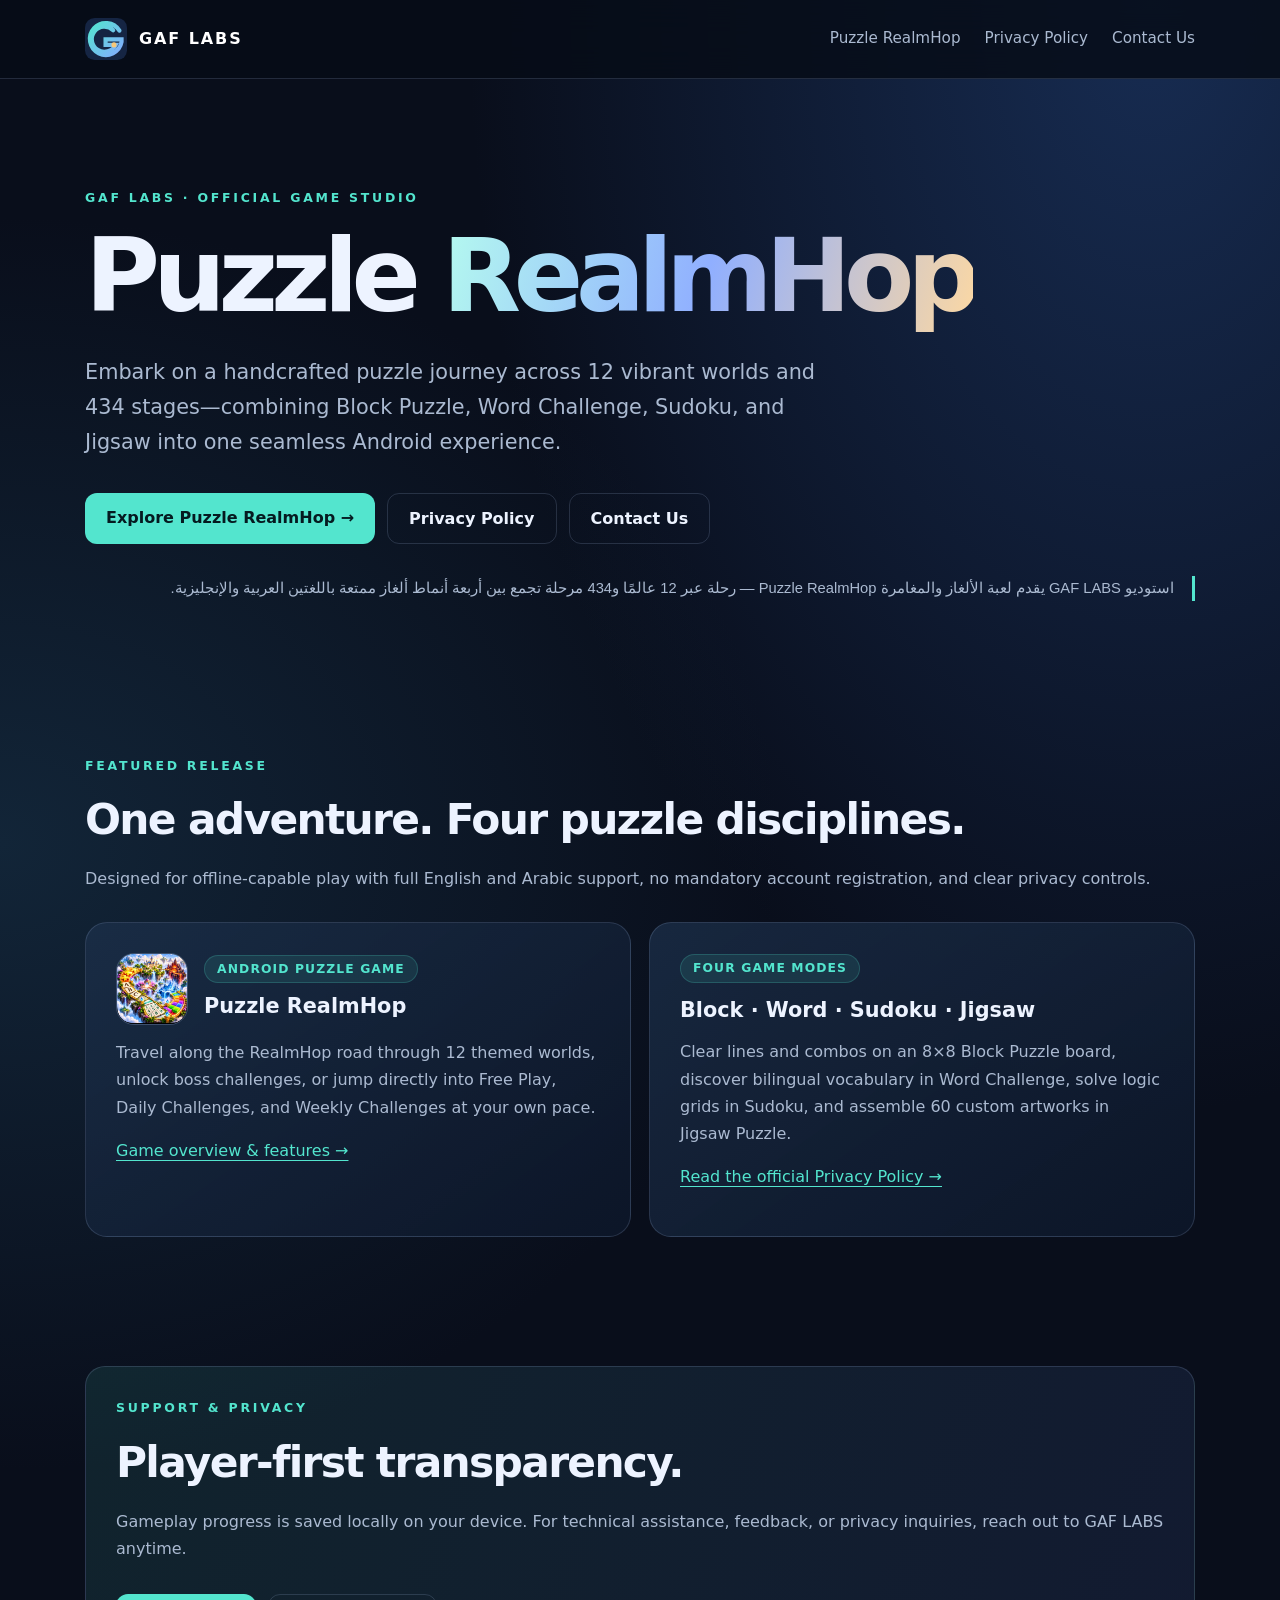
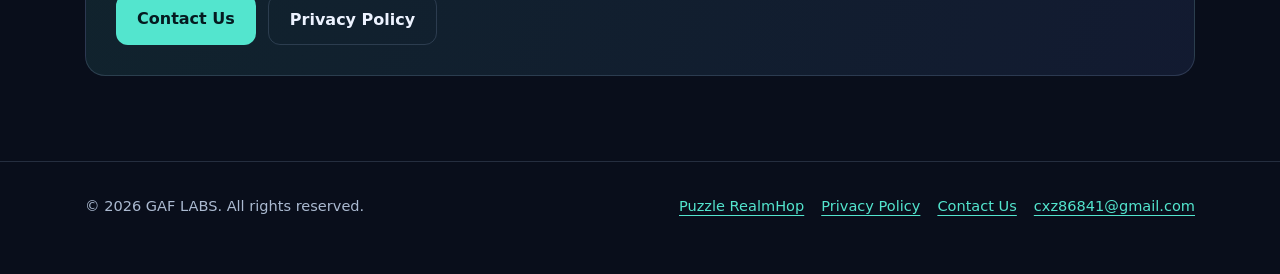
<file: index.html>
<!doctype html>
<html lang="en">
<head>
  <meta charset="utf-8">
  <meta name="viewport" content="width=device-width,initial-scale=1">
  <meta name="description" content="GAF LABS — Official home of Puzzle RealmHop, an Android puzzle adventure across 12 worlds and four classic puzzle modes.">
  <meta name="theme-color" content="#090e1b">
  <title>GAF LABS — Puzzle RealmHop</title>
  <link rel="icon" type="image/svg+xml" href="assets/gaf-mark.svg">
  <link rel="stylesheet" href="assets/styles.css">
  <link rel="canonical" href="https://gaf-labs.github.io/">
</head>
<body>
  <a class="skip" href="#main">Skip to content</a>

  <header>
    <nav class="wrap nav" aria-label="Main navigation">
      <a class="brand" href="./">
        <img src="assets/gaf-mark.svg" width="42" height="42" alt="GAF LABS logo">
        GAF LABS
      </a>
      <div class="links">
        <a href="apps/puzzle-realmhop/">Puzzle RealmHop</a>
        <a href="apps/puzzle-realmhop/privacy.html">Privacy Policy</a>
        <a href="support/">Contact Us</a>
      </div>
    </nav>
  </header>

  <main id="main">
    <div class="wrap hero">
      <div class="eyebrow">GAF LABS · Official Game Studio</div>
      <h1>Puzzle <span class="accent">RealmHop</span></h1>
      <p class="lead">
        Embark on a handcrafted puzzle journey across 12 vibrant worlds and 434 stages—combining Block Puzzle, Word Challenge, Sudoku, and Jigsaw into one seamless Android experience.
      </p>
      <div class="actions">
        <a class="button" href="apps/puzzle-realmhop/">Explore Puzzle RealmHop →</a>
        <a class="button outline" href="apps/puzzle-realmhop/privacy.html">Privacy Policy</a>
        <a class="button outline" href="support/">Contact Us</a>
      </div>
      <p class="arabic note" lang="ar" dir="rtl">
        استوديو GAF LABS يقدم لعبة الألغاز والمغامرة Puzzle RealmHop — رحلة عبر 12 عالمًا و434 مرحلة تجمع بين أربعة أنماط ألغاز ممتعة باللغتين العربية والإنجليزية.
      </p>
    </div>

    <section class="wrap" id="featured">
      <div class="eyebrow">Featured Release</div>
      <h2>One adventure. Four puzzle disciplines.</h2>
      <p class="sub">
        Designed for offline-capable play with full English and Arabic support, no mandatory account registration, and clear privacy controls.
      </p>

      <div class="grid">
        <article class="card">
          <div style="display:flex;align-items:center;gap:16px;margin-bottom:14px;">
            <img src="assets/puzzle-realmhop-icon.png" width="72" height="72" alt="Puzzle RealmHop app icon" style="border-radius:18px;border:1px solid rgba(177,199,243,.25);">
            <div>
              <span class="chip">Android Puzzle Game</span>
              <h3 style="margin:6px 0 0;">Puzzle RealmHop</h3>
            </div>
          </div>
          <p>
            Travel along the RealmHop road through 12 themed worlds, unlock boss challenges, or jump directly into Free Play, Daily Challenges, and Weekly Challenges at your own pace.
          </p>
          <p>
            <a href="apps/puzzle-realmhop/">Game overview &amp; features →</a>
          </p>
        </article>

        <article class="card">
          <span class="chip">Four Game Modes</span>
          <h3>Block · Word · Sudoku · Jigsaw</h3>
          <p>
            Clear lines and combos on an 8×8 Block Puzzle board, discover bilingual vocabulary in Word Challenge, solve logic grids in Sudoku, and assemble 60 custom artworks in Jigsaw Puzzle.
          </p>
          <p>
            <a href="apps/puzzle-realmhop/privacy.html">Read the official Privacy Policy →</a>
          </p>
        </article>
      </div>
    </section>

    <section class="wrap">
      <div class="banner">
        <div class="eyebrow">Support &amp; Privacy</div>
        <h2>Player-first transparency.</h2>
        <p class="sub">
          Gameplay progress is saved locally on your device. For technical assistance, feedback, or privacy inquiries, reach out to GAF LABS anytime.
        </p>
        <div class="actions" style="margin-bottom:0;">
          <a class="button" href="support/">Contact Us</a>
          <a class="button outline" href="apps/puzzle-realmhop/privacy.html">Privacy Policy</a>
        </div>
      </div>
    </section>
  </main>

  <footer>
    <div class="wrap footer">
      <span>© 2026 GAF LABS. All rights reserved.</span>
      <div>
        <a href="apps/puzzle-realmhop/">Puzzle RealmHop</a>
        <a href="apps/puzzle-realmhop/privacy.html">Privacy Policy</a>
        <a href="support/">Contact Us</a>
        <a href="mailto:cxz86841@gmail.com">cxz86841@gmail.com</a>
      </div>
    </div>
  </footer>
</body>
</html>
</file>
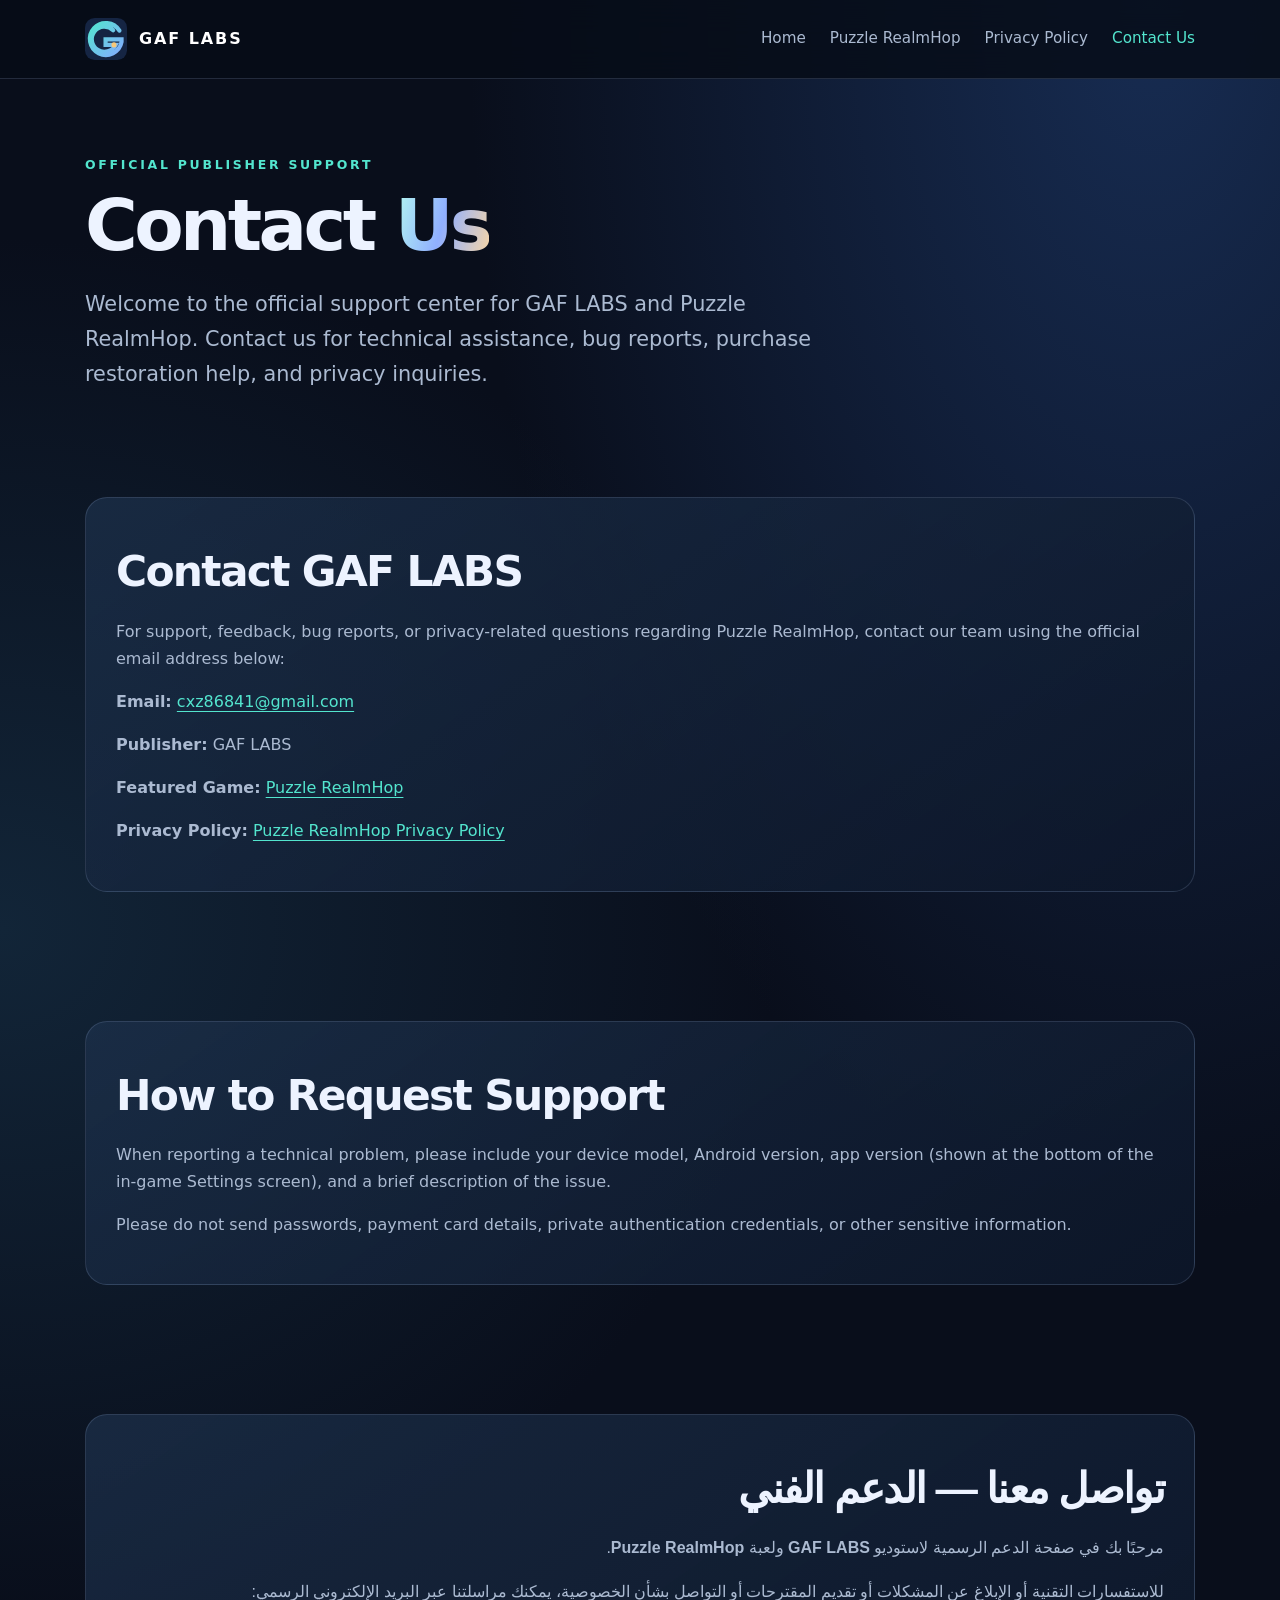
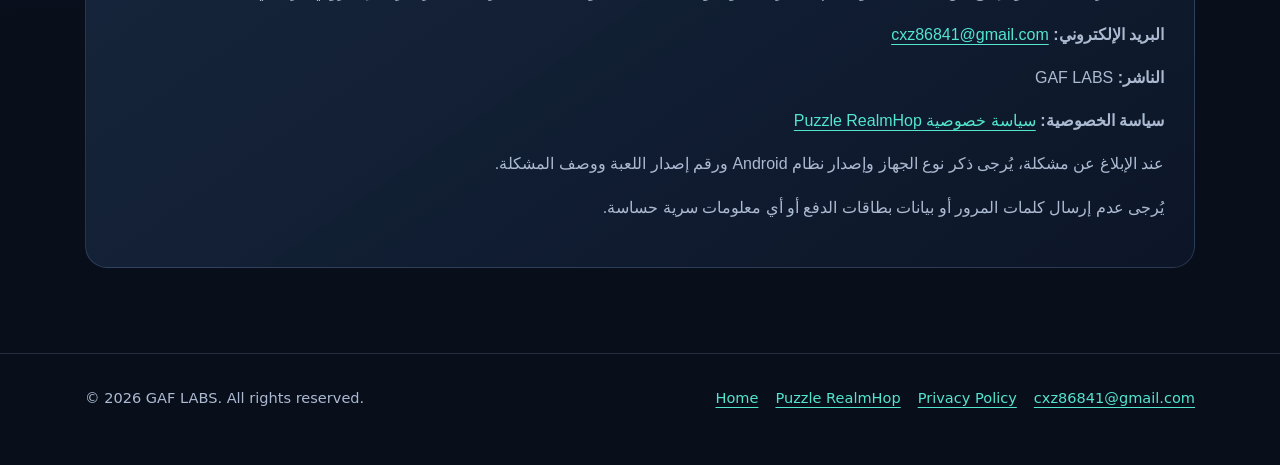
<file: support/index.html>
<!DOCTYPE html>
<html lang="en">
<head>
  <meta charset="UTF-8">
  <meta name="viewport" content="width=device-width, initial-scale=1">
  <meta name="description" content="Official GAF LABS support and contact page for Puzzle RealmHop and privacy inquiries.">
  <meta name="theme-color" content="#090e1b">

  <title>Contact Us &amp; Support — GAF LABS</title>

  <link rel="icon" type="image/svg+xml" href="../assets/gaf-mark.svg">
  <link rel="stylesheet" href="../assets/styles.css">
  <link rel="canonical" href="https://gaf-labs.github.io/support/">
</head>

<body>
  <a class="skip" href="#main">Skip to content</a>

  <header>
    <nav class="wrap nav" aria-label="Main navigation">
      <a class="brand" href="../">
        <img src="../assets/gaf-mark.svg" width="42" height="42" alt="GAF LABS logo">
        GAF LABS
      </a>

      <div class="links">
        <a href="../">Home</a>
        <a href="../apps/puzzle-realmhop/">Puzzle RealmHop</a>
        <a href="../apps/puzzle-realmhop/privacy.html">Privacy Policy</a>
        <a href="./" aria-current="page">Contact Us</a>
      </div>
    </nav>
  </header>

  <main id="main" class="wrap">

    <div class="page-head">
      <div class="eyebrow">Official Publisher Support</div>

      <h1>Contact <span class="accent">Us</span></h1>

      <p class="lead">
        Welcome to the official support center for GAF LABS and Puzzle RealmHop.
        Contact us for technical assistance, bug reports, purchase restoration help,
        and privacy inquiries.
      </p>
    </div>

    <section>
      <div class="card">

        <h2>Contact GAF LABS</h2>

        <p>
          For support, feedback, bug reports, or privacy-related
          questions regarding Puzzle RealmHop, contact our team using the official
          email address below:
        </p>

        <p>
          <strong>Email:</strong>
          <a href="mailto:cxz86841@gmail.com">
            cxz86841@gmail.com
          </a>
        </p>

        <p>
          <strong>Publisher:</strong> GAF LABS
        </p>

        <p>
          <strong>Featured Game:</strong>
          <a href="../apps/puzzle-realmhop/">Puzzle RealmHop</a>
        </p>

        <p>
          <strong>Privacy Policy:</strong>
          <a href="../apps/puzzle-realmhop/privacy.html">
            Puzzle RealmHop Privacy Policy
          </a>
        </p>

      </div>
    </section>

    <section>
      <div class="card">

        <h2>How to Request Support</h2>

        <p>
          When reporting a technical problem, please include
          your device model, Android version, app version (shown at the bottom of the in-game Settings screen),
          and a brief description of the issue.
        </p>

        <p>
          Please do not send passwords, payment card details,
          private authentication credentials, or other
          sensitive information.
        </p>

      </div>
    </section>

    <section class="arabic" lang="ar" dir="rtl">

      <div class="card">

        <h2>تواصل معنا — الدعم الفني</h2>

        <p>
          مرحبًا بك في صفحة الدعم الرسمية لاستوديو <strong>GAF LABS</strong>
          ولعبة <strong>Puzzle RealmHop</strong>.
        </p>

        <p>
          للاستفسارات التقنية أو الإبلاغ عن المشكلات
          أو تقديم المقترحات أو التواصل بشأن الخصوصية،
          يمكنك مراسلتنا عبر البريد الإلكتروني الرسمي:
        </p>

        <p>
          <strong>البريد الإلكتروني:</strong>
          <a href="mailto:cxz86841@gmail.com" dir="ltr">
            cxz86841@gmail.com
          </a>
        </p>

        <p>
          <strong>الناشر:</strong> GAF LABS
        </p>

        <p>
          <strong>سياسة الخصوصية:</strong>
          <a href="../apps/puzzle-realmhop/privacy.html">
            سياسة خصوصية Puzzle RealmHop
          </a>
        </p>

        <p>
          عند الإبلاغ عن مشكلة، يُرجى ذكر نوع الجهاز وإصدار نظام Android
          ورقم إصدار اللعبة ووصف المشكلة.
        </p>

        <p>
          يُرجى عدم إرسال كلمات المرور أو بيانات بطاقات الدفع
          أو أي معلومات سرية حساسة.
        </p>

      </div>

    </section>

  </main>

  <footer>
    <div class="wrap footer">

      <span>
        © 2026 GAF LABS. All rights reserved.
      </span>

      <div>
        <a href="../">Home</a>
        <a href="../apps/puzzle-realmhop/">Puzzle RealmHop</a>
        <a href="../apps/puzzle-realmhop/privacy.html">Privacy Policy</a>
        <a href="mailto:cxz86841@gmail.com">cxz86841@gmail.com</a>
      </div>

    </div>
  </footer>

</body>
</html>
</file>
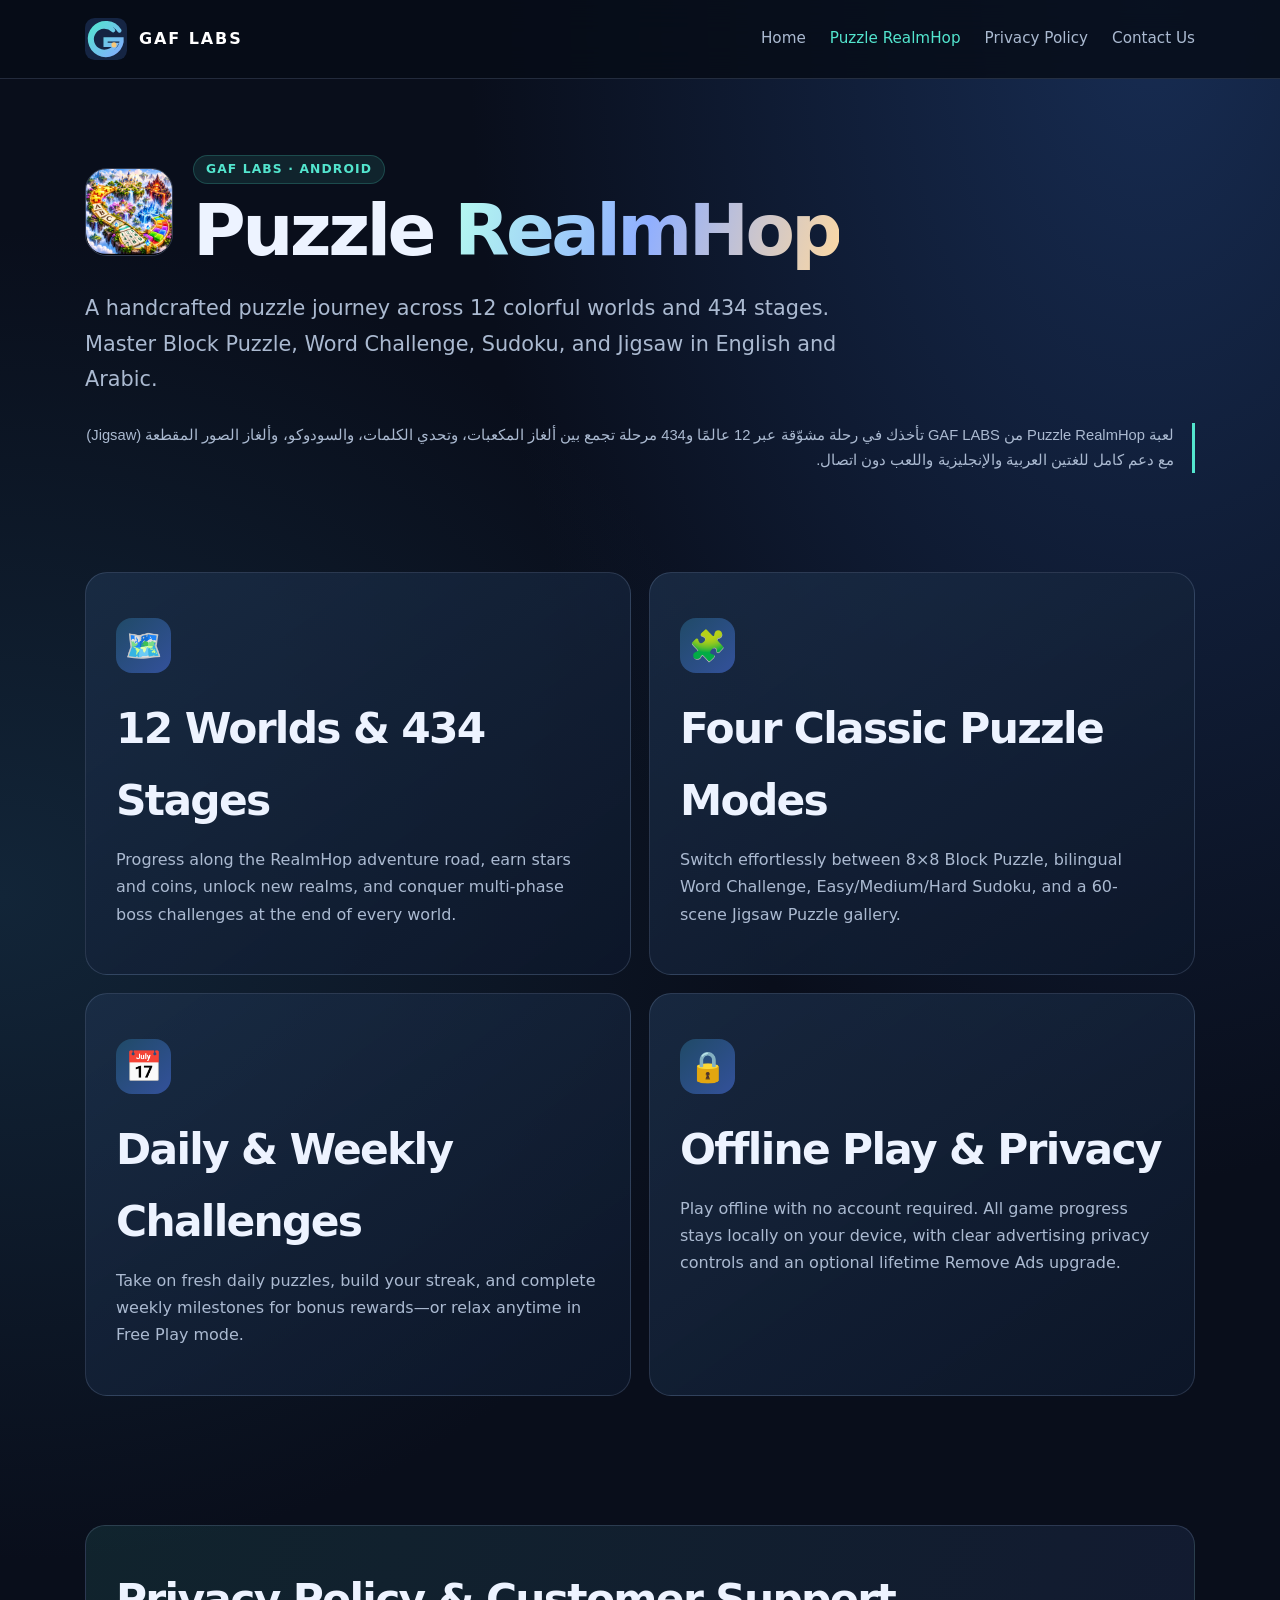
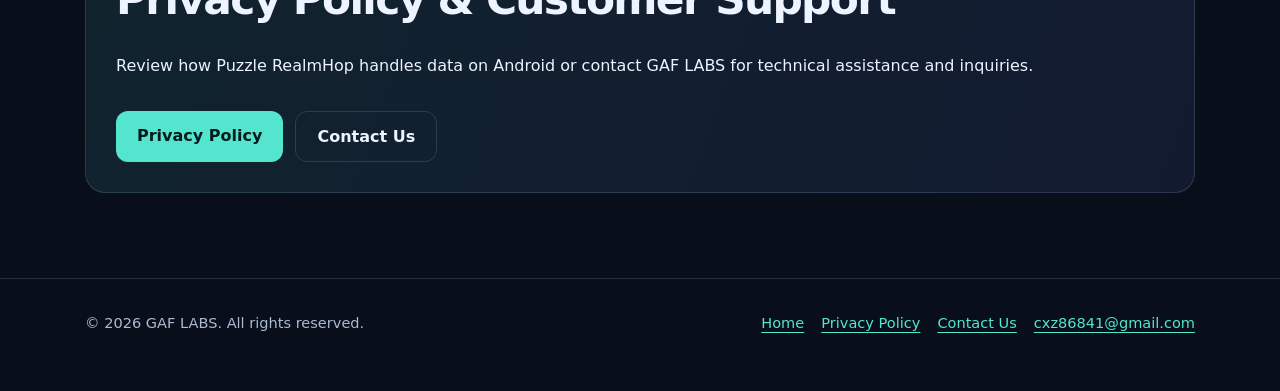
<file: apps/puzzle-realmhop/index.html>
<!doctype html>
<html lang="en">
<head>
  <meta charset="utf-8">
  <meta name="viewport" content="width=device-width,initial-scale=1">
  <meta name="description" content="Puzzle RealmHop — Official game overview, features, support, and privacy policy from GAF LABS.">
  <meta name="theme-color" content="#090e1b">
  <title>Puzzle RealmHop — GAF LABS</title>
  <link rel="icon" type="image/svg+xml" href="../../assets/gaf-mark.svg">
  <link rel="stylesheet" href="../../assets/styles.css">
  <link rel="canonical" href="https://gaf-labs.github.io/apps/puzzle-realmhop/">
</head>
<body>
  <a class="skip" href="#main">Skip to content</a>

  <header>
    <nav class="wrap nav" aria-label="Main navigation">
      <a class="brand" href="../../">
        <img src="../../assets/gaf-mark.svg" width="42" height="42" alt="GAF LABS logo">
        GAF LABS
      </a>
      <div class="links">
        <a href="../../">Home</a>
        <a href="./" aria-current="page">Puzzle RealmHop</a>
        <a href="privacy.html">Privacy Policy</a>
        <a href="../../support/">Contact Us</a>
      </div>
    </nav>
  </header>

  <main class="wrap" id="main">
    <div class="page-head">
      <div style="display:flex;align-items:center;gap:20px;flex-wrap:wrap;margin-bottom:14px;">
        <img src="../../assets/puzzle-realmhop-icon.png" width="88" height="88" alt="Puzzle RealmHop icon" style="border-radius:22px;border:1px solid rgba(177,199,243,.25);">
        <div>
          <span class="chip">GAF LABS · Android</span>
          <h1 style="margin:6px 0 0;">Puzzle <span class="accent">RealmHop</span></h1>
        </div>
      </div>
      <p class="lead">
        A handcrafted puzzle journey across 12 colorful worlds and 434 stages. Master Block Puzzle, Word Challenge, Sudoku, and Jigsaw in English and Arabic.
      </p>
      <p class="arabic note" lang="ar" dir="rtl">
        لعبة Puzzle RealmHop من GAF LABS تأخذك في رحلة مشوّقة عبر 12 عالمًا و434 مرحلة تجمع بين ألغاز المكعبات، وتحدي الكلمات، والسودوكو، وألغاز الصور المقطعة (Jigsaw) مع دعم كامل للغتين العربية والإنجليزية واللعب دون اتصال.
      </p>
    </div>

    <section>
      <div class="grid">
        <div class="card">
          <div class="icon-tile" aria-hidden="true">🗺️</div>
          <h2>12 Worlds &amp; 434 Stages</h2>
          <p>
            Progress along the RealmHop adventure road, earn stars and coins, unlock new realms, and conquer multi-phase boss challenges at the end of every world.
          </p>
        </div>

        <div class="card">
          <div class="icon-tile" aria-hidden="true">🧩</div>
          <h2>Four Classic Puzzle Modes</h2>
          <p>
            Switch effortlessly between 8×8 Block Puzzle, bilingual Word Challenge, Easy/Medium/Hard Sudoku, and a 60-scene Jigsaw Puzzle gallery.
          </p>
        </div>

        <div class="card">
          <div class="icon-tile" aria-hidden="true">📅</div>
          <h2>Daily &amp; Weekly Challenges</h2>
          <p>
            Take on fresh daily puzzles, build your streak, and complete weekly milestones for bonus rewards—or relax anytime in Free Play mode.
          </p>
        </div>

        <div class="card">
          <div class="icon-tile" aria-hidden="true">🔒</div>
          <h2>Offline Play &amp; Privacy</h2>
          <p>
            Play offline with no account required. All game progress stays locally on your device, with clear advertising privacy controls and an optional lifetime Remove Ads upgrade.
          </p>
        </div>
      </div>
    </section>

    <section>
      <div class="banner">
        <h2>Privacy Policy &amp; Customer Support</h2>
        <p>
          Review how Puzzle RealmHop handles data on Android or contact GAF LABS for technical assistance and inquiries.
        </p>
        <div class="actions" style="margin-bottom:0;">
          <a class="button" href="privacy.html">Privacy Policy</a>
          <a class="button outline" href="../../support/">Contact Us</a>
        </div>
      </div>
    </section>
  </main>

  <footer>
    <div class="wrap footer">
      <span>© 2026 GAF LABS. All rights reserved.</span>
      <div>
        <a href="../../">Home</a>
        <a href="privacy.html">Privacy Policy</a>
        <a href="../../support/">Contact Us</a>
        <a href="mailto:cxz86841@gmail.com">cxz86841@gmail.com</a>
      </div>
    </div>
  </footer>
</body>
</html>
</file>
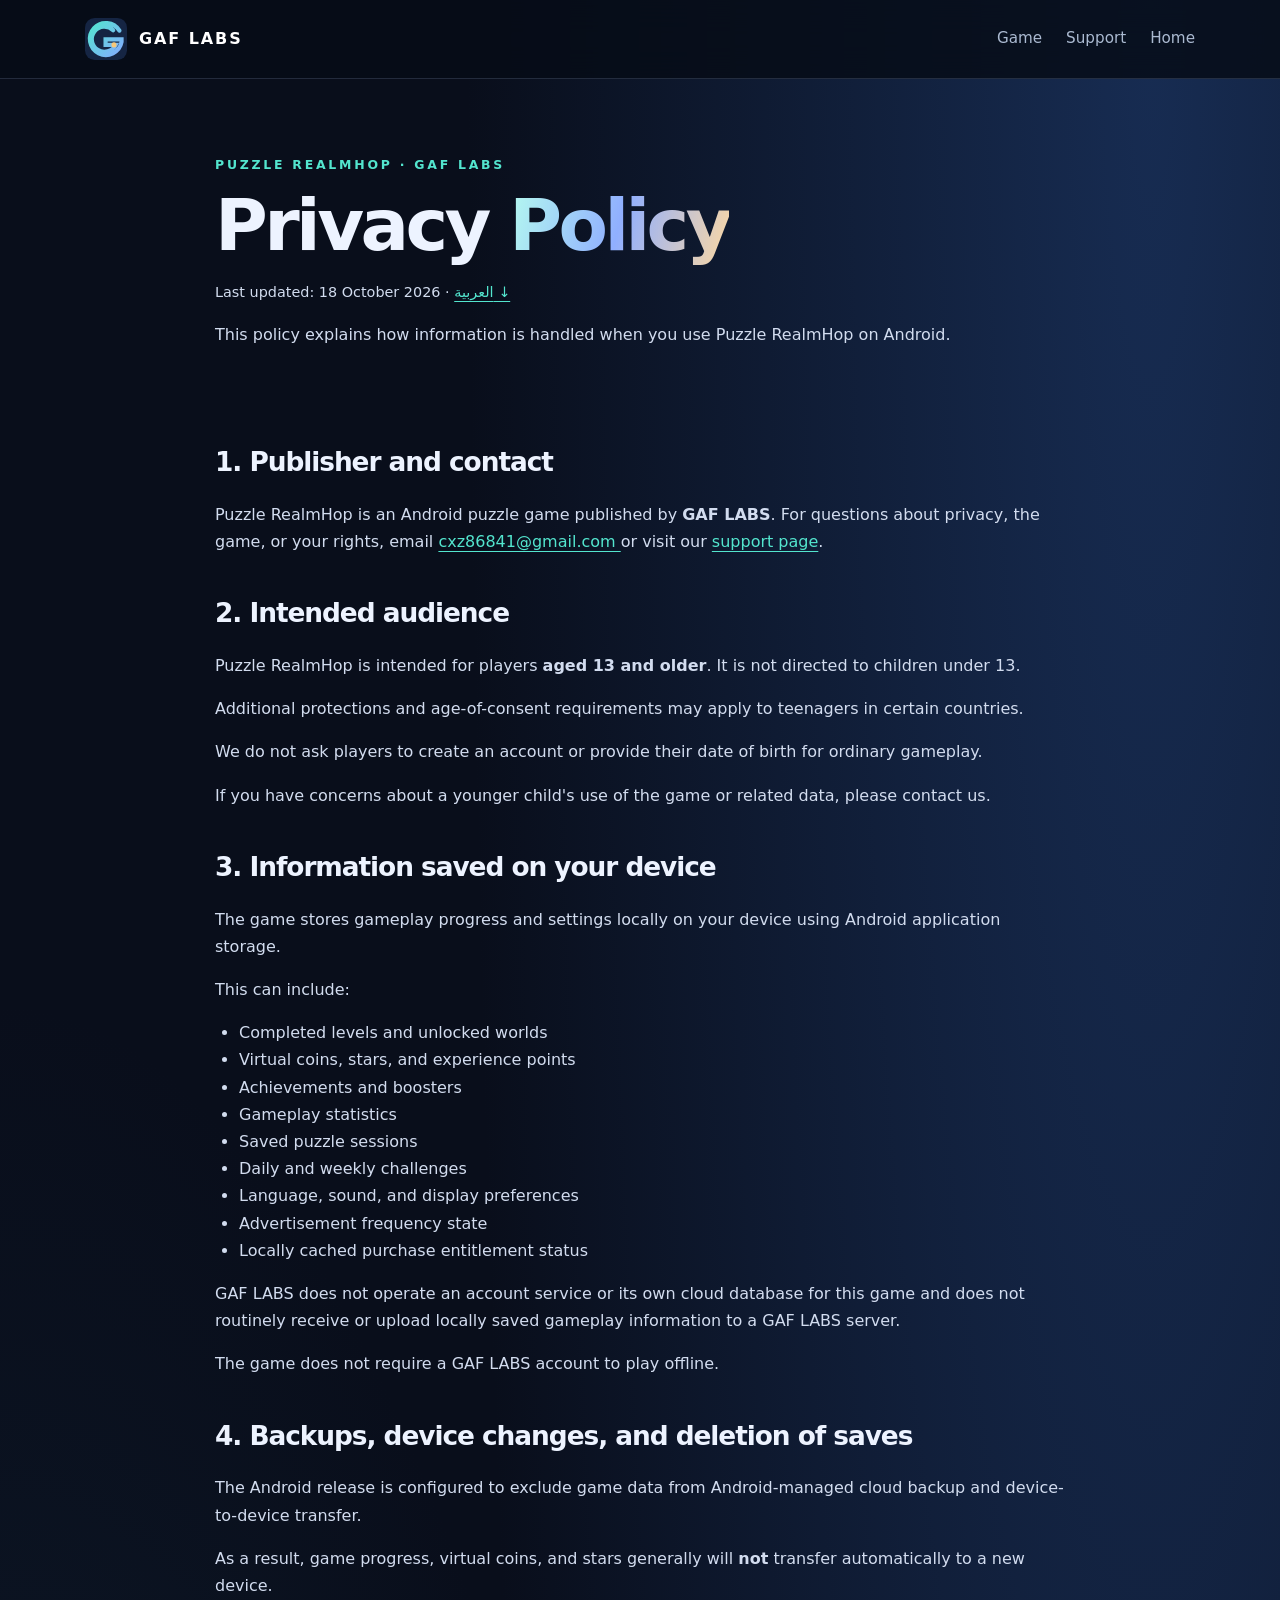
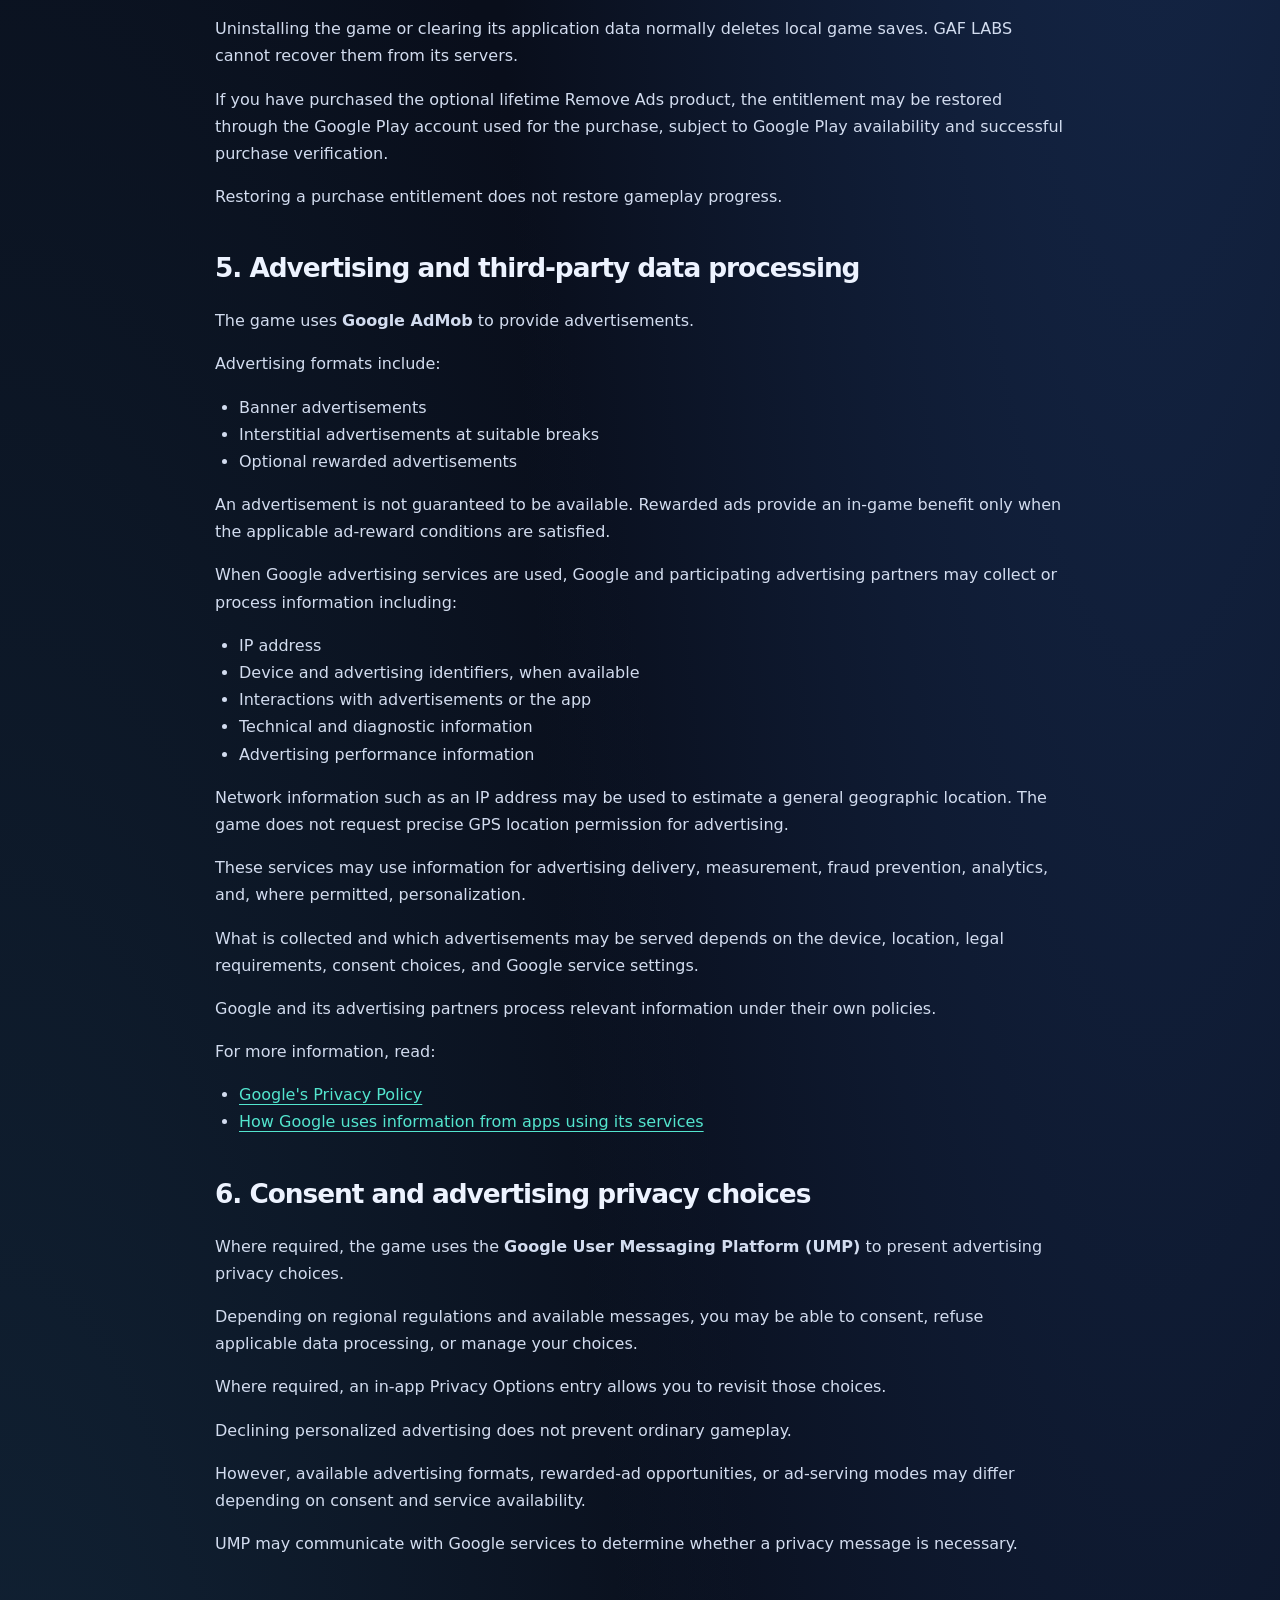
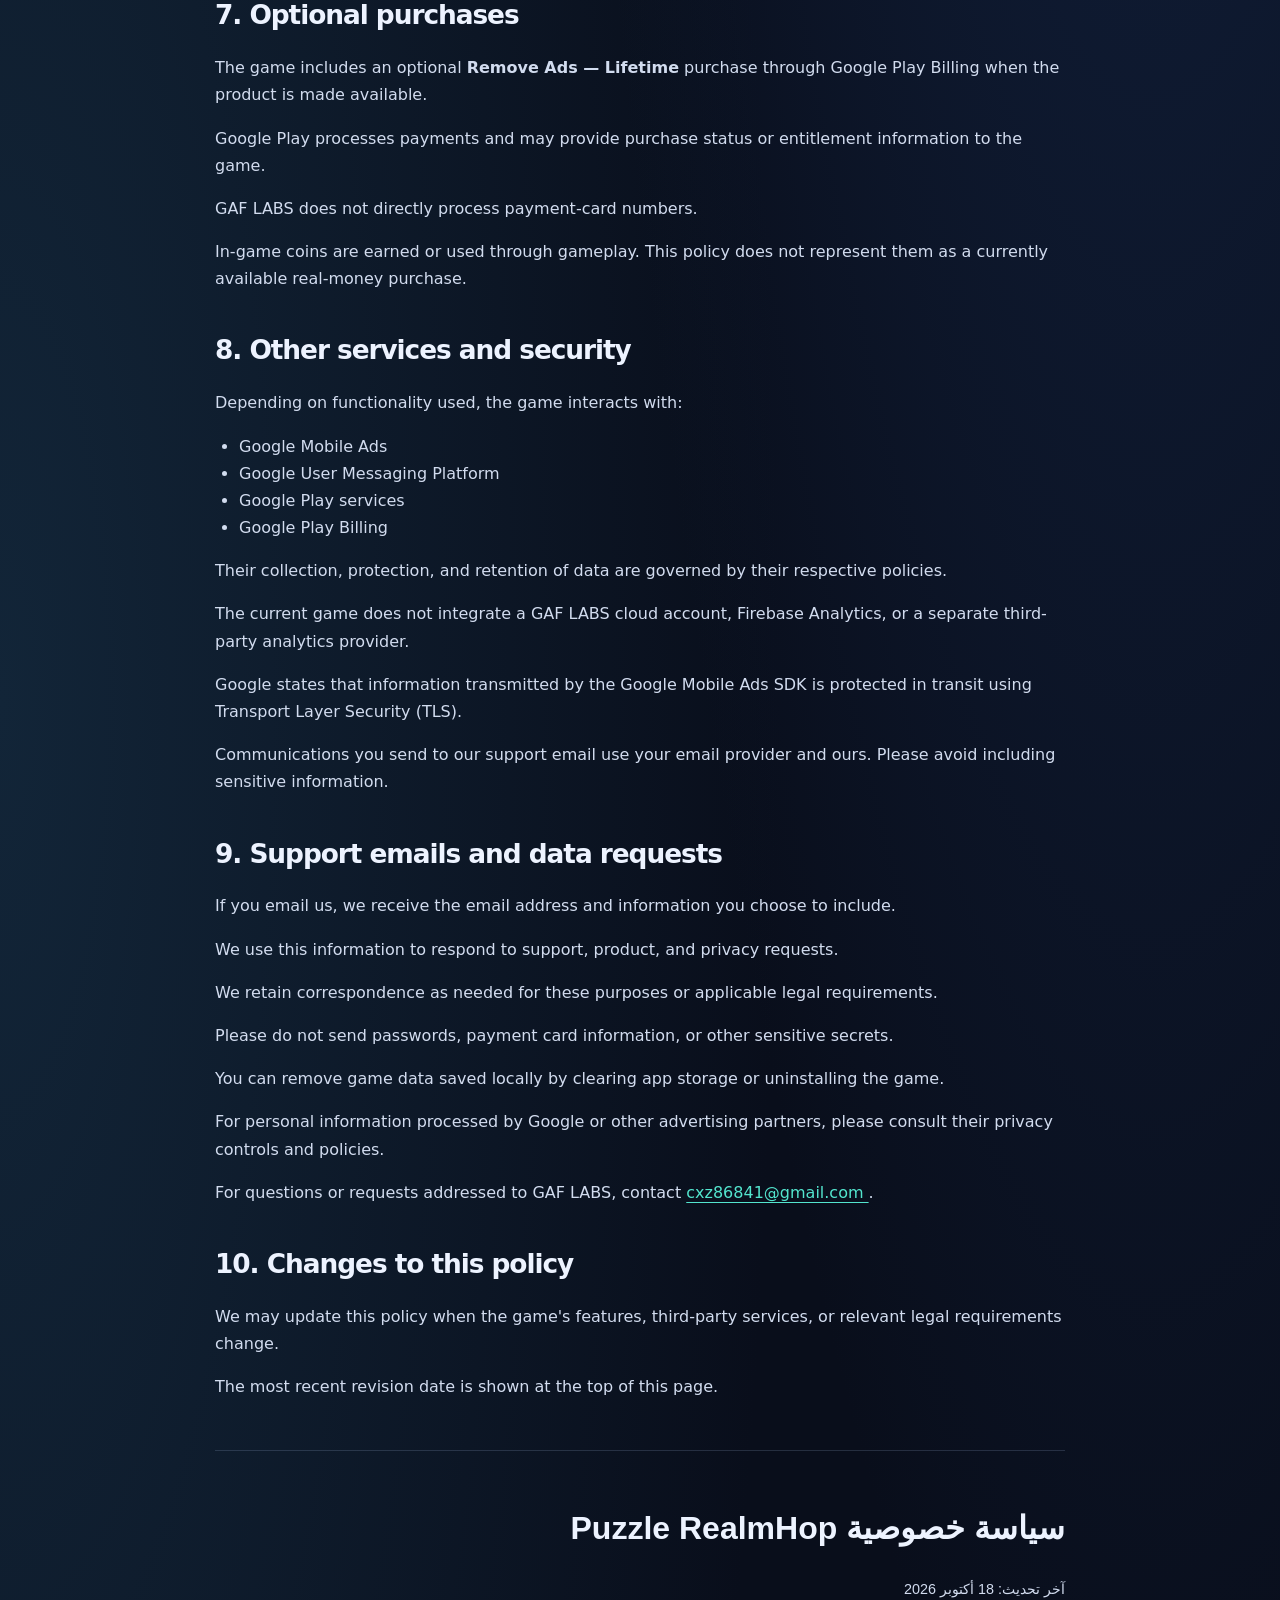
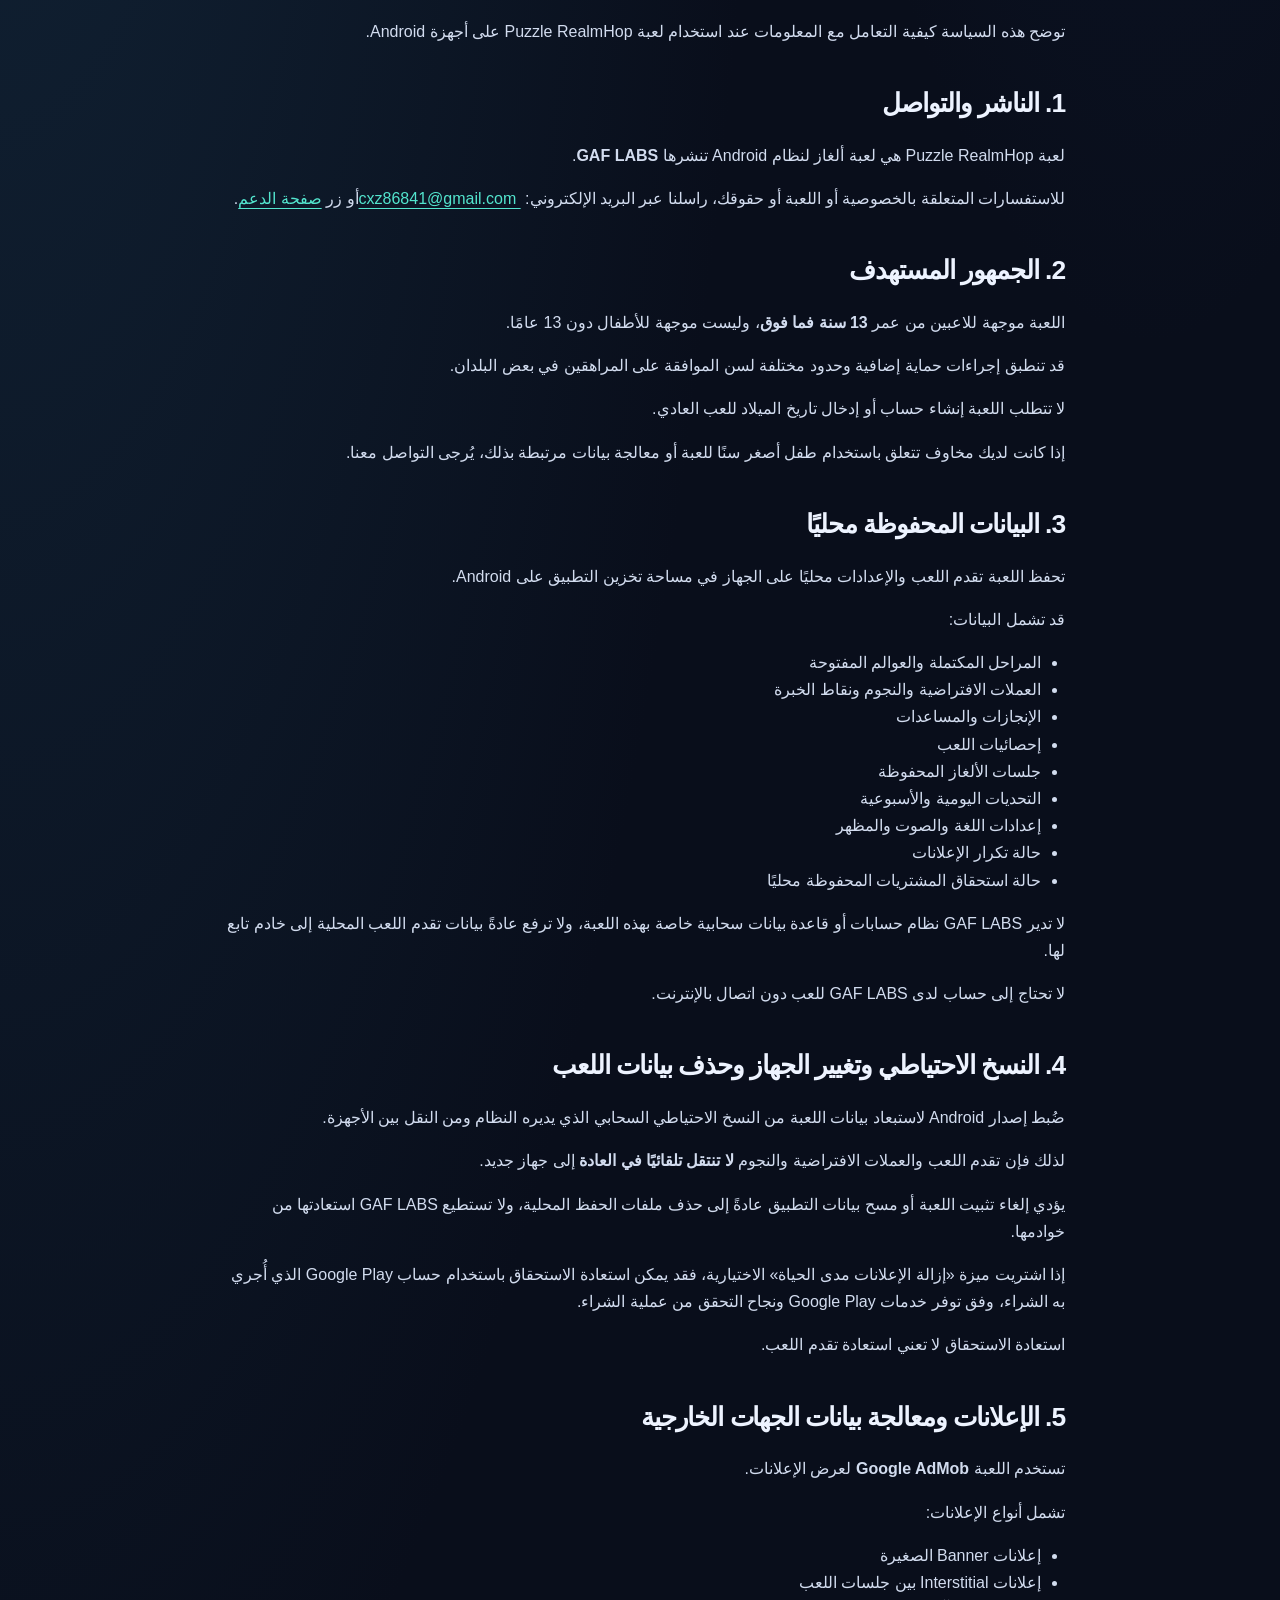
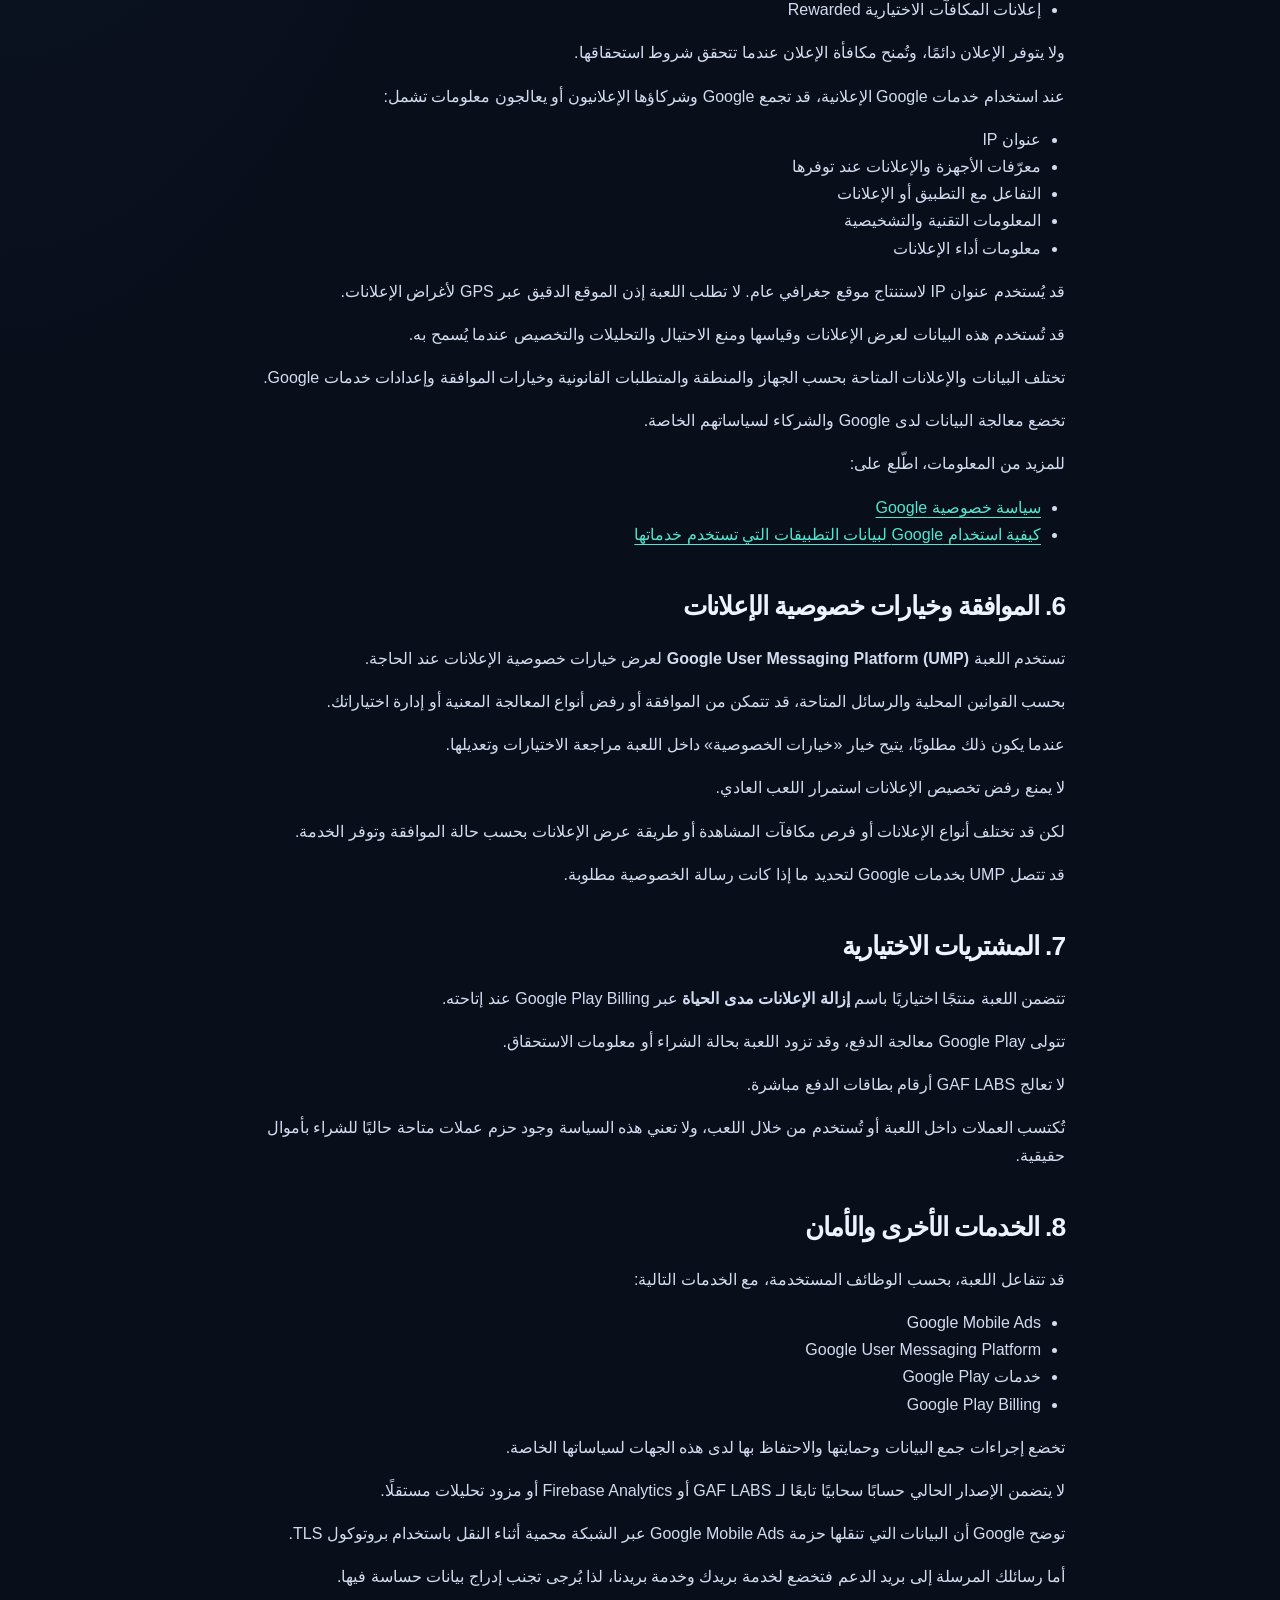
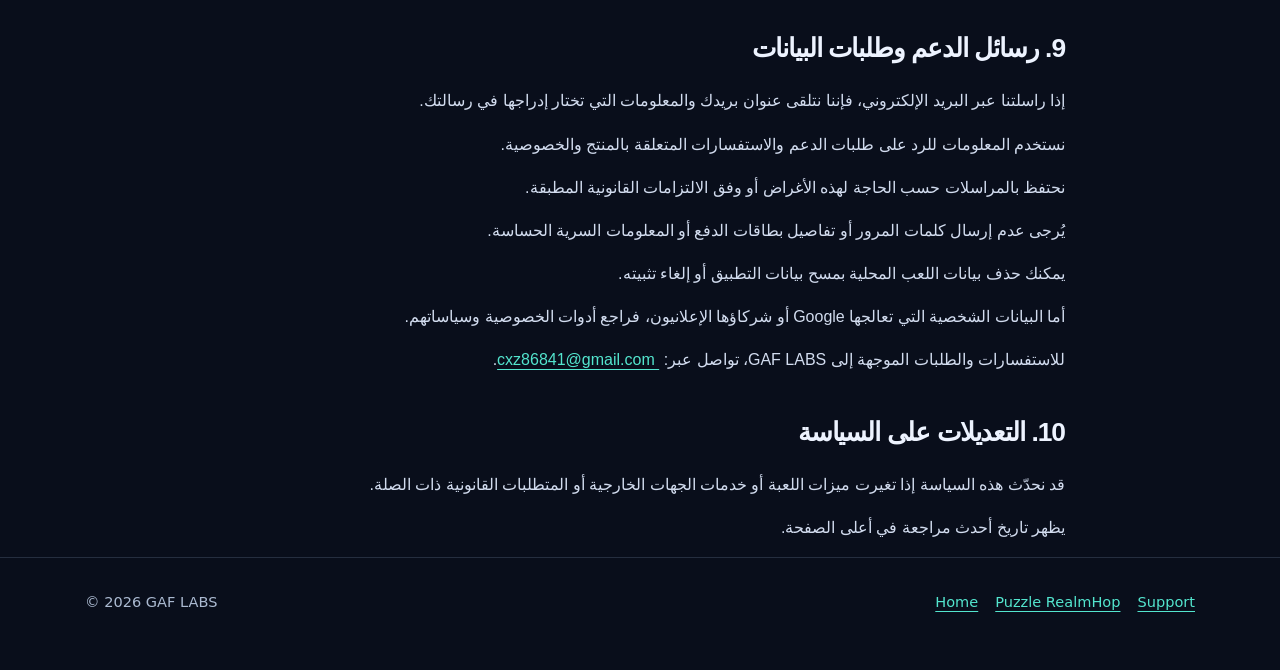
<file: apps/puzzle-realmhop/privacy.html>
<!DOCTYPE html>
<html lang="en">
<head>
  <meta charset="UTF-8">
  <meta name="viewport" content="width=device-width, initial-scale=1">
  <meta name="theme-color" content="#090e1b">
  <meta name="description" content="Privacy Policy for Puzzle RealmHop, an Android puzzle game from GAF LABS. English and Arabic.">
  <title>Puzzle RealmHop — Privacy Policy | GAF LABS</title>
  <link rel="icon" type="image/svg+xml" href="../../assets/gaf-mark.svg">
  <link rel="stylesheet" href="../../assets/styles.css">
  <link rel="canonical" href="https://gaf-labs.github.io/apps/puzzle-realmhop/privacy.html">
</head>
<body>
  <a class="skip" href="#main">Skip to content</a>

  <header>
    <nav class="wrap nav" aria-label="Main navigation">
      <a class="brand" href="../../">
        <img src="../../assets/gaf-mark.svg" width="42" height="42" alt="">
        GAF LABS
      </a>
      <div class="links">
        <a href="./">Game</a>
        <a href="../../support/">Support</a>
        <a href="../../">Home</a>
      </div>
    </nav>
  </header>

  <main id="main" class="wrap prose">

    <div class="page-head">
      <div class="eyebrow">Puzzle RealmHop · GAF LABS</div>
      <h1>Privacy <span class="accent">Policy</span></h1>
      <p class="metadata">
        Last updated: 18 October 2026 ·
        <a href="#arabic">العربية ↓</a>
      </p>
      <p>
        This policy explains how information is handled
        when you use Puzzle RealmHop on Android.
      </p>
    </div>

    <h2>1. Publisher and contact</h2>

    <p>
      Puzzle RealmHop is an Android puzzle game published
      by <strong>GAF LABS</strong>.
      For questions about privacy, the game, or your rights,
      email
      <a href="mailto:cxz86841@gmail.com">
        cxz86841@gmail.com
      </a>
      or visit our
      <a href="../../support/">support page</a>.
    </p>

    <h2>2. Intended audience</h2>

    <p>
      Puzzle RealmHop is intended for players
      <strong>aged 13 and older</strong>.
      It is not directed to children under 13.
    </p>

    <p>
      Additional protections and age-of-consent requirements
      may apply to teenagers in certain countries.
    </p>

    <p>
      We do not ask players to create an account or provide
      their date of birth for ordinary gameplay.
    </p>

    <p>
      If you have concerns about a younger child's use
      of the game or related data, please contact us.
    </p>

    <h2>3. Information saved on your device</h2>

    <p>
      The game stores gameplay progress and settings locally
      on your device using Android application storage.
    </p>

    <p>
      This can include:
    </p>

    <ul>
      <li>Completed levels and unlocked worlds</li>
      <li>Virtual coins, stars, and experience points</li>
      <li>Achievements and boosters</li>
      <li>Gameplay statistics</li>
      <li>Saved puzzle sessions</li>
      <li>Daily and weekly challenges</li>
      <li>Language, sound, and display preferences</li>
      <li>Advertisement frequency state</li>
      <li>Locally cached purchase entitlement status</li>
    </ul>

    <p>
      GAF LABS does not operate an account service or its
      own cloud database for this game and does not
      routinely receive or upload locally saved gameplay
      information to a GAF LABS server.
    </p>

    <p>
      The game does not require a GAF LABS account
      to play offline.
    </p>

    <h2>4. Backups, device changes, and deletion of saves</h2>

    <p>
      The Android release is configured to exclude game
      data from Android-managed cloud backup and
      device-to-device transfer.
    </p>

    <p>
      As a result, game progress, virtual coins, and stars
      generally will <strong>not</strong> transfer
      automatically to a new device.
    </p>

    <p>
      Uninstalling the game or clearing its application
      data normally deletes local game saves.
      GAF LABS cannot recover them from its servers.
    </p>

    <p>
      If you have purchased the optional lifetime
      Remove Ads product, the entitlement may be restored
      through the Google Play account used for the purchase,
      subject to Google Play availability and successful
      purchase verification.
    </p>

    <p>
      Restoring a purchase entitlement does not restore
      gameplay progress.
    </p>

    <h2>5. Advertising and third-party data processing</h2>

    <p>
      The game uses <strong>Google AdMob</strong>
      to provide advertisements.
    </p>

    <p>
      Advertising formats include:
    </p>

    <ul>
      <li>Banner advertisements</li>
      <li>Interstitial advertisements at suitable breaks</li>
      <li>Optional rewarded advertisements</li>
    </ul>

    <p>
      An advertisement is not guaranteed to be available.
      Rewarded ads provide an in-game benefit only when
      the applicable ad-reward conditions are satisfied.
    </p>

    <p>
      When Google advertising services are used,
      Google and participating advertising partners
      may collect or process information including:
    </p>

    <ul>
      <li>IP address</li>
      <li>Device and advertising identifiers, when available</li>
      <li>Interactions with advertisements or the app</li>
      <li>Technical and diagnostic information</li>
      <li>Advertising performance information</li>
    </ul>

    <p>
      Network information such as an IP address may be
      used to estimate a general geographic location.
      The game does not request precise GPS location
      permission for advertising.
    </p>

    <p>
      These services may use information for advertising
      delivery, measurement, fraud prevention, analytics,
      and, where permitted, personalization.
    </p>

    <p>
      What is collected and which advertisements may
      be served depends on the device, location,
      legal requirements, consent choices, and
      Google service settings.
    </p>

    <p>
      Google and its advertising partners process
      relevant information under their own policies.
    </p>

    <p>
      For more information, read:
    </p>

    <ul>
      <li>
        <a href="https://policies.google.com/privacy">
          Google's Privacy Policy
        </a>
      </li>
      <li>
        <a href="https://policies.google.com/technologies/partner-sites">
          How Google uses information from apps
          using its services
        </a>
      </li>
    </ul>

    <h2>6. Consent and advertising privacy choices</h2>

    <p>
      Where required, the game uses the
      <strong>Google User Messaging Platform (UMP)</strong>
      to present advertising privacy choices.
    </p>

    <p>
      Depending on regional regulations and available
      messages, you may be able to consent,
      refuse applicable data processing,
      or manage your choices.
    </p>

    <p>
      Where required, an in-app Privacy Options entry
      allows you to revisit those choices.
    </p>

    <p>
      Declining personalized advertising does not prevent
      ordinary gameplay.
    </p>

    <p>
      However, available advertising formats, rewarded-ad
      opportunities, or ad-serving modes may differ
      depending on consent and service availability.
    </p>

    <p>
      UMP may communicate with Google services to
      determine whether a privacy message is necessary.
    </p>

    <h2>7. Optional purchases</h2>

    <p>
      The game includes an optional
      <strong>Remove Ads — Lifetime</strong>
      purchase through Google Play Billing
      when the product is made available.
    </p>

    <p>
      Google Play processes payments and may provide
      purchase status or entitlement information
      to the game.
    </p>

    <p>
      GAF LABS does not directly process
      payment-card numbers.
    </p>

    <p>
      In-game coins are earned or used through gameplay.
      This policy does not represent them as a currently
      available real-money purchase.
    </p>

    <h2>8. Other services and security</h2>

    <p>
      Depending on functionality used, the game
      interacts with:
    </p>

    <ul>
      <li>Google Mobile Ads</li>
      <li>Google User Messaging Platform</li>
      <li>Google Play services</li>
      <li>Google Play Billing</li>
    </ul>

    <p>
      Their collection, protection, and retention
      of data are governed by their respective policies.
    </p>

    <p>
      The current game does not integrate a
      GAF LABS cloud account, Firebase Analytics,
      or a separate third-party analytics provider.
    </p>

    <p>
      Google states that information transmitted
      by the Google Mobile Ads SDK is protected
      in transit using Transport Layer Security (TLS).
    </p>

    <p>
      Communications you send to our support email
      use your email provider and ours.
      Please avoid including sensitive information.
    </p>

    <h2>9. Support emails and data requests</h2>

    <p>
      If you email us, we receive the email address
      and information you choose to include.
    </p>

    <p>
      We use this information to respond to support,
      product, and privacy requests.
    </p>

    <p>
      We retain correspondence as needed for these
      purposes or applicable legal requirements.
    </p>

    <p>
      Please do not send passwords, payment card
      information, or other sensitive secrets.
    </p>

    <p>
      You can remove game data saved locally by
      clearing app storage or uninstalling the game.
    </p>

    <p>
      For personal information processed by Google
      or other advertising partners, please consult
      their privacy controls and policies.
    </p>

    <p>
      For questions or requests addressed to GAF LABS,
      contact
      <a href="mailto:cxz86841@gmail.com">
        cxz86841@gmail.com
      </a>.
    </p>

    <h2>10. Changes to this policy</h2>

    <p>
      We may update this policy when the game's features,
      third-party services, or relevant legal
      requirements change.
    </p>

    <p>
      The most recent revision date is shown
      at the top of this page.
    </p>

    <hr>

    <!-- Arabic Privacy Policy -->

    <div class="arabic" id="arabic" lang="ar" dir="rtl">

      <h1>سياسة خصوصية Puzzle RealmHop</h1>

      <p class="metadata">
        آخر تحديث: 18 أكتوبر 2026
      </p>

      <p>
        توضح هذه السياسة كيفية التعامل مع المعلومات
        عند استخدام لعبة Puzzle RealmHop على أجهزة Android.
      </p>

      <h2>1. الناشر والتواصل</h2>

      <p>
        لعبة Puzzle RealmHop هي لعبة ألغاز لنظام Android
        تنشرها <strong>GAF LABS</strong>.
      </p>

      <p>
        للاستفسارات المتعلقة بالخصوصية أو اللعبة أو حقوقك،
        راسلنا عبر البريد الإلكتروني:
        <a href="mailto:cxz86841@gmail.com" dir="ltr">
          cxz86841@gmail.com
        </a>
        أو زر
        <a href="../../support/">صفحة الدعم</a>.
      </p>

      <h2>2. الجمهور المستهدف</h2>

      <p>
        اللعبة موجهة للاعبين من عمر
        <strong>13 سنة فما فوق</strong>،
        وليست موجهة للأطفال دون 13 عامًا.
      </p>

      <p>
        قد تنطبق إجراءات حماية إضافية وحدود مختلفة
        لسن الموافقة على المراهقين في بعض البلدان.
      </p>

      <p>
        لا تتطلب اللعبة إنشاء حساب أو إدخال تاريخ
        الميلاد للعب العادي.
      </p>

      <p>
        إذا كانت لديك مخاوف تتعلق باستخدام طفل
        أصغر سنًا للعبة أو معالجة بيانات مرتبطة بذلك،
        يُرجى التواصل معنا.
      </p>

      <h2>3. البيانات المحفوظة محليًا</h2>

      <p>
        تحفظ اللعبة تقدم اللعب والإعدادات محليًا
        على الجهاز في مساحة تخزين التطبيق على Android.
      </p>

      <p>
        قد تشمل البيانات:
      </p>

      <ul>
        <li>المراحل المكتملة والعوالم المفتوحة</li>
        <li>العملات الافتراضية والنجوم ونقاط الخبرة</li>
        <li>الإنجازات والمساعدات</li>
        <li>إحصائيات اللعب</li>
        <li>جلسات الألغاز المحفوظة</li>
        <li>التحديات اليومية والأسبوعية</li>
        <li>إعدادات اللغة والصوت والمظهر</li>
        <li>حالة تكرار الإعلانات</li>
        <li>حالة استحقاق المشتريات المحفوظة محليًا</li>
      </ul>

      <p>
        لا تدير GAF LABS نظام حسابات أو قاعدة
        بيانات سحابية خاصة بهذه اللعبة،
        ولا ترفع عادةً بيانات تقدم اللعب المحلية
        إلى خادم تابع لها.
      </p>

      <p>
        لا تحتاج إلى حساب لدى GAF LABS
        للعب دون اتصال بالإنترنت.
      </p>

      <h2>4. النسخ الاحتياطي وتغيير الجهاز وحذف بيانات اللعب</h2>

      <p>
        ضُبط إصدار Android لاستبعاد بيانات اللعبة
        من النسخ الاحتياطي السحابي الذي يديره النظام
        ومن النقل بين الأجهزة.
      </p>

      <p>
        لذلك فإن تقدم اللعب والعملات الافتراضية والنجوم
        <strong>لا تنتقل تلقائيًا في العادة</strong>
        إلى جهاز جديد.
      </p>

      <p>
        يؤدي إلغاء تثبيت اللعبة أو مسح بيانات التطبيق
        عادةً إلى حذف ملفات الحفظ المحلية،
        ولا تستطيع GAF LABS استعادتها من خوادمها.
      </p>

      <p>
        إذا اشتريت ميزة «إزالة الإعلانات مدى الحياة»
        الاختيارية، فقد يمكن استعادة الاستحقاق
        باستخدام حساب Google Play الذي أُجري به الشراء،
        وفق توفر خدمات Google Play ونجاح التحقق
        من عملية الشراء.
      </p>

      <p>
        استعادة الاستحقاق لا تعني استعادة تقدم اللعب.
      </p>

      <h2>5. الإعلانات ومعالجة بيانات الجهات الخارجية</h2>

      <p>
        تستخدم اللعبة <strong>Google AdMob</strong>
        لعرض الإعلانات.
      </p>

      <p>
        تشمل أنواع الإعلانات:
      </p>

      <ul>
        <li>إعلانات Banner الصغيرة</li>
        <li>إعلانات Interstitial بين جلسات اللعب</li>
        <li>إعلانات المكافآت الاختيارية Rewarded</li>
      </ul>

      <p>
        ولا يتوفر الإعلان دائمًا،
        وتُمنح مكافأة الإعلان عندما تتحقق
        شروط استحقاقها.
      </p>

      <p>
        عند استخدام خدمات Google الإعلانية،
        قد تجمع Google وشركاؤها الإعلانيون
        أو يعالجون معلومات تشمل:
      </p>

      <ul>
        <li>عنوان IP</li>
        <li>معرّفات الأجهزة والإعلانات عند توفرها</li>
        <li>التفاعل مع التطبيق أو الإعلانات</li>
        <li>المعلومات التقنية والتشخيصية</li>
        <li>معلومات أداء الإعلانات</li>
      </ul>

      <p>
        قد يُستخدم عنوان IP لاستنتاج موقع جغرافي عام.
        لا تطلب اللعبة إذن الموقع الدقيق عبر GPS
        لأغراض الإعلانات.
      </p>

      <p>
        قد تُستخدم هذه البيانات لعرض الإعلانات
        وقياسها ومنع الاحتيال والتحليلات
        والتخصيص عندما يُسمح به.
      </p>

      <p>
        تختلف البيانات والإعلانات المتاحة بحسب
        الجهاز والمنطقة والمتطلبات القانونية
        وخيارات الموافقة وإعدادات خدمات Google.
      </p>

      <p>
        تخضع معالجة البيانات لدى Google
        والشركاء لسياساتهم الخاصة.
      </p>

      <p>
        للمزيد من المعلومات، اطّلع على:
      </p>

      <ul>
        <li>
          <a href="https://policies.google.com/privacy">
            سياسة خصوصية Google
          </a>
        </li>
        <li>
          <a href="https://policies.google.com/technologies/partner-sites">
            كيفية استخدام Google لبيانات التطبيقات
            التي تستخدم خدماتها
          </a>
        </li>
      </ul>

      <h2>6. الموافقة وخيارات خصوصية الإعلانات</h2>

      <p>
        تستخدم اللعبة
        <strong>Google User Messaging Platform (UMP)</strong>
        لعرض خيارات خصوصية الإعلانات عند الحاجة.
      </p>

      <p>
        بحسب القوانين المحلية والرسائل المتاحة،
        قد تتمكن من الموافقة أو رفض أنواع المعالجة
        المعنية أو إدارة اختياراتك.
      </p>

      <p>
        عندما يكون ذلك مطلوبًا،
        يتيح خيار «خيارات الخصوصية» داخل اللعبة
        مراجعة الاختيارات وتعديلها.
      </p>

      <p>
        لا يمنع رفض تخصيص الإعلانات
        استمرار اللعب العادي.
      </p>

      <p>
        لكن قد تختلف أنواع الإعلانات
        أو فرص مكافآت المشاهدة
        أو طريقة عرض الإعلانات
        بحسب حالة الموافقة وتوفر الخدمة.
      </p>

      <p>
        قد تتصل UMP بخدمات Google لتحديد
        ما إذا كانت رسالة الخصوصية مطلوبة.
      </p>

      <h2>7. المشتريات الاختيارية</h2>

      <p>
        تتضمن اللعبة منتجًا اختياريًا باسم
        <strong>إزالة الإعلانات مدى الحياة</strong>
        عبر Google Play Billing عند إتاحته.
      </p>

      <p>
        تتولى Google Play معالجة الدفع،
        وقد تزود اللعبة بحالة الشراء
        أو معلومات الاستحقاق.
      </p>

      <p>
        لا تعالج GAF LABS أرقام بطاقات الدفع مباشرة.
      </p>

      <p>
        تُكتسب العملات داخل اللعبة
        أو تُستخدم من خلال اللعب،
        ولا تعني هذه السياسة وجود حزم عملات
        متاحة حاليًا للشراء بأموال حقيقية.
      </p>

      <h2>8. الخدمات الأخرى والأمان</h2>

      <p>
        قد تتفاعل اللعبة، بحسب الوظائف المستخدمة،
        مع الخدمات التالية:
      </p>

      <ul>
        <li>Google Mobile Ads</li>
        <li>Google User Messaging Platform</li>
        <li>خدمات Google Play</li>
        <li>Google Play Billing</li>
      </ul>

      <p>
        تخضع إجراءات جمع البيانات وحمايتها
        والاحتفاظ بها لدى هذه الجهات
        لسياساتها الخاصة.
      </p>

      <p>
        لا يتضمن الإصدار الحالي حسابًا سحابيًا
        تابعًا لـ GAF LABS أو Firebase Analytics
        أو مزود تحليلات مستقلًا.
      </p>

      <p>
        توضح Google أن البيانات التي تنقلها
        حزمة Google Mobile Ads عبر الشبكة
        محمية أثناء النقل باستخدام بروتوكول TLS.
      </p>

      <p>
        أما رسائلك المرسلة إلى بريد الدعم
        فتخضع لخدمة بريدك وخدمة بريدنا،
        لذا يُرجى تجنب إدراج بيانات حساسة فيها.
      </p>

      <h2>9. رسائل الدعم وطلبات البيانات</h2>

      <p>
        إذا راسلتنا عبر البريد الإلكتروني،
        فإننا نتلقى عنوان بريدك والمعلومات
        التي تختار إدراجها في رسالتك.
      </p>

      <p>
        نستخدم المعلومات للرد على طلبات الدعم
        والاستفسارات المتعلقة بالمنتج والخصوصية.
      </p>

      <p>
        نحتفظ بالمراسلات حسب الحاجة لهذه الأغراض
        أو وفق الالتزامات القانونية المطبقة.
      </p>

      <p>
        يُرجى عدم إرسال كلمات المرور
        أو تفاصيل بطاقات الدفع
        أو المعلومات السرية الحساسة.
      </p>

      <p>
        يمكنك حذف بيانات اللعب المحلية
        بمسح بيانات التطبيق أو إلغاء تثبيته.
      </p>

      <p>
        أما البيانات الشخصية التي تعالجها Google
        أو شركاؤها الإعلانيون،
        فراجع أدوات الخصوصية وسياساتهم.
      </p>

      <p>
        للاستفسارات والطلبات الموجهة إلى GAF LABS،
        تواصل عبر:
        <a href="mailto:cxz86841@gmail.com" dir="ltr">
          cxz86841@gmail.com
        </a>.
      </p>

      <h2>10. التعديلات على السياسة</h2>

      <p>
        قد نحدّث هذه السياسة إذا تغيرت
        ميزات اللعبة أو خدمات الجهات الخارجية
        أو المتطلبات القانونية ذات الصلة.
      </p>

      <p>
        يظهر تاريخ أحدث مراجعة
        في أعلى الصفحة.
      </p>

    </div>

  </main>

  <footer>
    <div class="wrap footer">
      <span>© 2026 GAF LABS</span>
      <div>
        <a href="../../">Home</a>
        <a href="./">Puzzle RealmHop</a>
        <a href="../../support/">Support</a>
      </div>
    </div>
  </footer>

</body>
</html>
</file>
<file: assets/styles.css>
:root{--bg:#090e1b;--ink:#edf3ff;--muted:#abbad1;--line:rgba(177,199,243,.17);--panel:#101a2c;--aqua:#53e5ce;--blue:#83acff;--gold:#f7c879}*{box-sizing:border-box}html{scroll-behavior:smooth}body{margin:0;font:16px/1.7 system-ui,-apple-system,BlinkMacSystemFont,"Segoe UI",sans-serif;color:var(--ink);background:radial-gradient(ellipse at 90% 0%,#172c52 0%,transparent 42%),radial-gradient(ellipse at 0% 45%,#122538 0%,transparent 43%),var(--bg)}a{color:var(--aqua);text-underline-offset:4px}a:hover{color:white}.wrap{width:min(1110px,calc(100% - 40px));margin:auto}.skip{position:absolute;left:-1000px;top:8px;background:#fff;color:#000;padding:12px}.skip:focus{left:8px;z-index:99}header{border-bottom:1px solid var(--line);background:rgba(7,12,23,.84);backdrop-filter:blur(16px);position:sticky;top:0;z-index:10}.nav{display:flex;align-items:center;justify-content:space-between;gap:20px;min-height:78px}.brand{display:flex;align-items:center;gap:12px;text-decoration:none;color:#fff;font-weight:900;letter-spacing:.12em}.brand svg{height:41px;width:41px}.links{display:flex;gap:24px;align-items:center;flex-wrap:wrap}.links a{text-decoration:none;color:var(--muted);font-size:.95rem}.links a:hover,.links a[aria-current=page]{color:var(--aqua)}.hero{padding:108px 0 95px;position:relative}.eyebrow{text-transform:uppercase;color:var(--aqua);font-size:.78rem;letter-spacing:.22em;font-weight:800}.hero h1{font-size:clamp(3.2rem,8vw,6.8rem);line-height:1.04;letter-spacing:-.07em;margin:15px 0 25px;max-width:900px}.accent{background:linear-gradient(105deg,#b5fbef,#90afff,#fcd8a3);background-clip:text;color:transparent}.lead{font-size:clamp(1.07rem,2vw,1.3rem);color:var(--muted);max-width:760px}.actions{display:flex;flex-wrap:wrap;gap:12px;margin:32px 0}.button{display:inline-block;padding:11px 21px;border-radius:12px;text-decoration:none;font-weight:750;background:var(--aqua);color:#051a20}.button:hover{background:white;color:#051a20}.button.outline{color:var(--ink);background:transparent;border:1px solid var(--line)}.button.outline:hover{border-color:var(--aqua)}section{padding:44px 0 85px}h2{font-size:clamp(1.8rem,4vw,2.65rem);letter-spacing:-.04em;margin:8px 0 9px}h3{font-size:1.3rem;margin:10px 0}.sub{color:var(--muted);margin:0 0 30px}.grid{display:grid;grid-template-columns:repeat(2,minmax(0,1fr));gap:18px}.card{background:linear-gradient(145deg,rgba(29,49,76,.72),rgba(13,23,42,.85));border:1px solid var(--line);border-radius:22px;padding:30px;min-height:225px}.card p{color:var(--muted);margin-top:9px}.chip{display:inline-block;font-size:.77rem;font-weight:800;text-transform:uppercase;letter-spacing:.09em;background:rgba(83,229,206,.1);color:var(--aqua);border:1px solid rgba(83,229,206,.2);border-radius:99px;padding:3px 12px}.chip.soon{background:rgba(247,200,121,.08);color:var(--gold);border-color:rgba(247,200,121,.25)}.icon-tile{display:inline-grid;place-items:center;width:55px;height:55px;border-radius:16px;margin:15px 0 12px;font-size:30px;background:linear-gradient(135deg,#204a67,#33519b)}.note{color:var(--muted);font-size:.92rem}.arabic{font-family:Tahoma,"Segoe UI",sans-serif;direction:rtl;text-align:right}.arabic.note{border-inline-start:3px solid var(--aqua);padding-inline-start:18px;margin-top:26px}.banner{background:linear-gradient(110deg,rgba(83,229,206,.1),rgba(101,141,242,.1));padding:30px;border:1px solid var(--line);border-radius:20px}.page-head{padding:75px 0 40px}.page-head h1{font-size:clamp(2.4rem,6vw,4.5rem);line-height:1.12;letter-spacing:-.05em;margin:10px 0}.prose{max-width:850px}.prose h2{font-size:1.65rem;margin-top:36px}.prose p,.prose li{color:#d2dcef}.prose ul{padding-left:24px}.prose .arabic ul{padding-left:0;padding-right:24px}.prose hr{border:none;border-top:1px solid var(--line);margin:50px 0}.metadata{color:var(--muted);font-size:.9rem}.callout{border:1px solid rgba(247,200,121,.35);padding:15px 20px;border-radius:12px;background:rgba(247,200,121,.055)}footer{border-top:1px solid var(--line);padding:32px 0 55px;color:var(--muted);font-size:.91rem}.footer{display:flex;justify-content:space-between;align-items:center;gap:20px;flex-wrap:wrap}.footer div{display:flex;gap:17px;flex-wrap:wrap}@media(max-width:720px){.nav{align-items:flex-start;flex-direction:column;padding:17px 0}.links{gap:16px}.hero{padding:69px 0 65px}.grid{grid-template-columns:1fr}.card{min-height:0}section{padding:25px 0 65px}}
</file>
